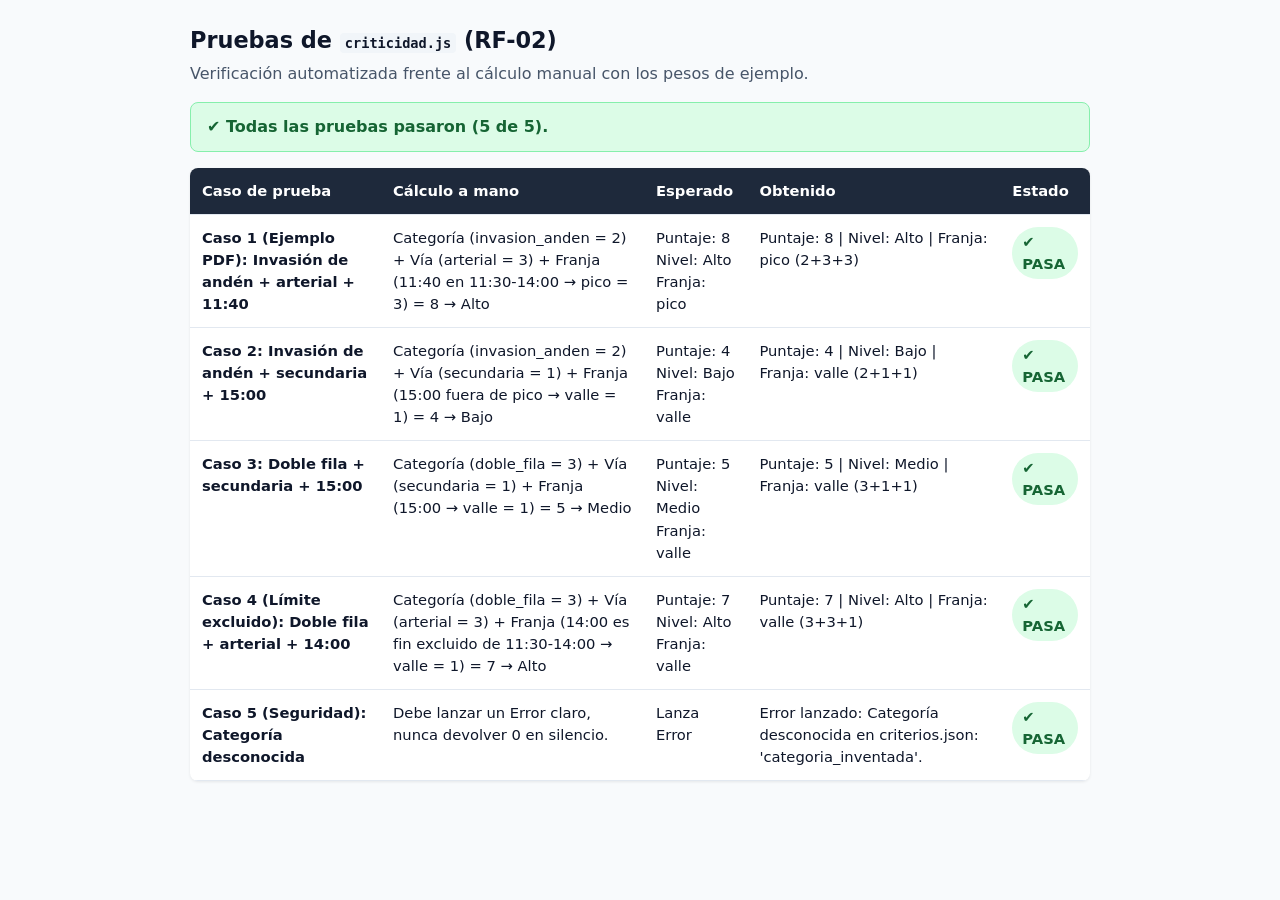
<file: pruebas.html>
<!DOCTYPE html>
<html lang="es">
<head>
  <meta charset="UTF-8" />
  <meta name="viewport" content="width=device-width, initial-scale=1.0" />
  <title>Pruebas Unitarias - Índice de Criticidad (RF-02)</title>
  <style>
    body {
      font-family: system-ui, -apple-system, sans-serif;
      max-width: 900px;
      margin: 24px auto;
      padding: 0 16px;
      background: #f8fafc;
      color: #0f172a;
      line-height: 1.5;
    }
    h1 { font-size: 1.4rem; margin-bottom: 4px; }
    p.sub { color: #475569; margin-top: 0; }
    .resumen {
      padding: 12px 16px;
      border-radius: 8px;
      font-weight: 700;
      margin: 16px 0;
    }
    .ok-global { background: #dcfce7; color: #166534; border: 1px solid #86efac; }
    .err-global { background: #fee2e2; color: #991b1b; border: 1px solid #fca5a5; }
    table {
      width: 100%;
      border-collapse: collapse;
      background: #ffffff;
      border-radius: 8px;
      overflow: hidden;
      box-shadow: 0 1px 3px rgba(0,0,0,0.08);
    }
    th, td {
      padding: 12px;
      border-bottom: 1px solid #e2e8f0;
      text-align: left;
      vertical-align: top;
      font-size: 0.92rem;
    }
    th { background: #1e293b; color: #ffffff; }
    .badge-pass {
      display: inline-block;
      background: #dcfce7;
      color: #166534;
      font-weight: 700;
      padding: 4px 10px;
      border-radius: 999px;
    }
    .badge-fail {
      display: inline-block;
      background: #fee2e2;
      color: #991b1b;
      font-weight: 700;
      padding: 4px 10px;
      border-radius: 999px;
    }
    code {
      background: #f1f5f9;
      padding: 2px 5px;
      border-radius: 4px;
      font-size: 0.85rem;
    }
  </style>
</head>
<body>
  <h1>Pruebas de <code>criticidad.js</code> (RF-02)</h1>
  <p class="sub">Verificación automatizada frente al cálculo manual con los pesos de ejemplo.</p>

  <div id="banner-resumen" class="resumen">Ejecutando pruebas...</div>

  <table>
    <thead>
      <tr>
        <th>Caso de prueba</th>
        <th>Cálculo a mano</th>
        <th>Esperado</th>
        <th>Obtenido</th>
        <th>Estado</th>
      </tr>
    </thead>
    <tbody id="tabla-resultados"></tbody>
  </table>

  <!-- Cargamos el módulo puro criticidad.js -->
  <script src="criticidad.js"></script>
  <script>
    // 1. Datos de prueba autocontenidos dentro de la página (no requiere servidor)
    var criteriosPrueba = {
      categoria: {
        doble_fila: 3,
        bloqueo_rampa_cebra_paradero: 3,
        invasion_anden: 2
      },
      via: {
        arterial: 3,
        secundaria: 1
      },
      franja: {
        pico: 3,
        valle: 1
      },
      horas_pico: ["06:30-08:30", "11:30-14:00", "17:00-19:30"],
      niveles: {
        Bajo: [0, 4],
        Medio: [5, 6],
        Alto: [7, 9]
      }
    };

    var viasPrueba = {
      zona: { nombre: "Zona de prueba" },
      cuadras: [
        { id: "CR5-C14-C15", nombre: "Carrera 5 (14-15)", tipo_via: "arterial" },
        { id: "C15-CR4-CR5", nombre: "Calle 15 (4-5)", tipo_via: "secundaria" }
      ]
    };

    // 2. Definición de los 4 casos obligatorios + 1 caso de manejo de error
    var casos = [
      {
        titulo: "Caso 1 (Ejemplo PDF): Invasión de andén + arterial + 11:40",
        calculoManual: "Categoría (invasion_anden = 2) + Vía (arterial = 3) + Franja (11:40 en 11:30-14:00 → pico = 3) = 8 → Alto",
        reporte: {
          categoria: "invasion_anden",
          cuadra: "CR5-C14-C15",
          fecha_hora: "2026-11-18T11:40"
        },
        esperado: { puntaje: 8, nivel: "Alto", franja: "pico" }
      },
      {
        titulo: "Caso 2: Invasión de andén + secundaria + 15:00",
        calculoManual: "Categoría (invasion_anden = 2) + Vía (secundaria = 1) + Franja (15:00 fuera de pico → valle = 1) = 4 → Bajo",
        reporte: {
          categoria: "invasion_anden",
          cuadra: "C15-CR4-CR5",
          fecha_hora: "2026-11-18T15:00"
        },
        esperado: { puntaje: 4, nivel: "Bajo", franja: "valle" }
      },
      {
        titulo: "Caso 3: Doble fila + secundaria + 15:00",
        calculoManual: "Categoría (doble_fila = 3) + Vía (secundaria = 1) + Franja (15:00 → valle = 1) = 5 → Medio",
        reporte: {
          categoria: "doble_fila",
          cuadra: "C15-CR4-CR5",
          fecha_hora: "2026-11-18T15:00"
        },
        esperado: { puntaje: 5, nivel: "Medio", franja: "valle" }
      },
      {
        titulo: "Caso 4 (Límite excluido): Doble fila + arterial + 14:00",
        calculoManual: "Categoría (doble_fila = 3) + Vía (arterial = 3) + Franja (14:00 es fin excluido de 11:30-14:00 → valle = 1) = 7 → Alto",
        reporte: {
          categoria: "doble_fila",
          cuadra: "CR5-C14-C15",
          fecha_hora: "2026-11-18T14:00"
        },
        esperado: { puntaje: 7, nivel: "Alto", franja: "valle" }
      }
    ];

    // 3. Ejecución y renderizado de resultados
    var tbody = document.getElementById("tabla-resultados");
    var aprobados = 0;

    for (var i = 0; i < casos.length; i++) {
      var c = casos[i];
      var obtenidoTexto = "";
      var pasa = false;

      try {
        var res = calcularCriticidad(c.reporte, criteriosPrueba, viasPrueba);
        obtenidoTexto =
          "Puntaje: " + res.puntaje +
          " | Nivel: " + res.nivel +
          " | Franja: " + res.franja +
          " (" + res.desglose.categoria + "+" + res.desglose.via + "+" + res.desglose.franja + ")";

        pasa =
          res.puntaje === c.esperado.puntaje &&
          res.nivel === c.esperado.nivel &&
          res.franja === c.esperado.franja;
      } catch (err) {
        obtenidoTexto = "ERROR: " + err.message;
        pasa = false;
      }

      if (pasa) aprobados++;

      var fila = document.createElement("tr");
      fila.innerHTML =
        "<td><strong>" + c.titulo + "</strong></td>" +
        "<td>" + c.calculoManual + "</td>" +
        "<td>Puntaje: " + c.esperado.puntaje + "<br>Nivel: " + c.esperado.nivel + "<br>Franja: " + c.esperado.franja + "</td>" +
        "<td>" + obtenidoTexto + "</td>" +
        "<td>" + (pasa ? '<span class="badge-pass">✔ PASA</span>' : '<span class="badge-fail">✘ FALLA</span>') + "</td>";
      tbody.appendChild(fila);
    }

    // Prueba adicional: verificar que un dato inválido lanza error y no devuelve 0
    var errorLanzado = false;
    var msgError = "";
    try {
      calcularCriticidad(
        { categoria: "categoria_inventada", cuadra: "CR5-C14-C15", fecha_hora: "2026-11-18T10:00" },
        criteriosPrueba,
        viasPrueba
      );
    } catch (e) {
      errorLanzado = true;
      msgError = e.message;
    }

    var filaErr = document.createElement("tr");
    filaErr.innerHTML =
      "<td><strong>Caso 5 (Seguridad): Categoría desconocida</strong></td>" +
      "<td>Debe lanzar un Error claro, nunca devolver 0 en silencio.</td>" +
      "<td>Lanza Error</td>" +
      "<td>" + (errorLanzado ? "Error lanzado: " + msgError : "No lanzó error") + "</td>" +
      "<td>" + (errorLanzado ? '<span class="badge-pass">✔ PASA</span>' : '<span class="badge-fail">✘ FALLA</span>') + "</td>";
    tbody.appendChild(filaErr);
    if (errorLanzado) aprobados++;

    var totalPruebas = casos.length + 1;
    var banner = document.getElementById("banner-resumen");
    if (aprobados === totalPruebas) {
      banner.className = "resumen ok-global";
      banner.textContent = "✔ Todas las pruebas pasaron (" + aprobados + " de " + totalPruebas + ").";
    } else {
      banner.className = "resumen err-global";
      banner.textContent = "✘ Fallaron pruebas: aprobaron " + aprobados + " de " + totalPruebas + ".";
    }
  </script>
</body>
</html>
</file>
